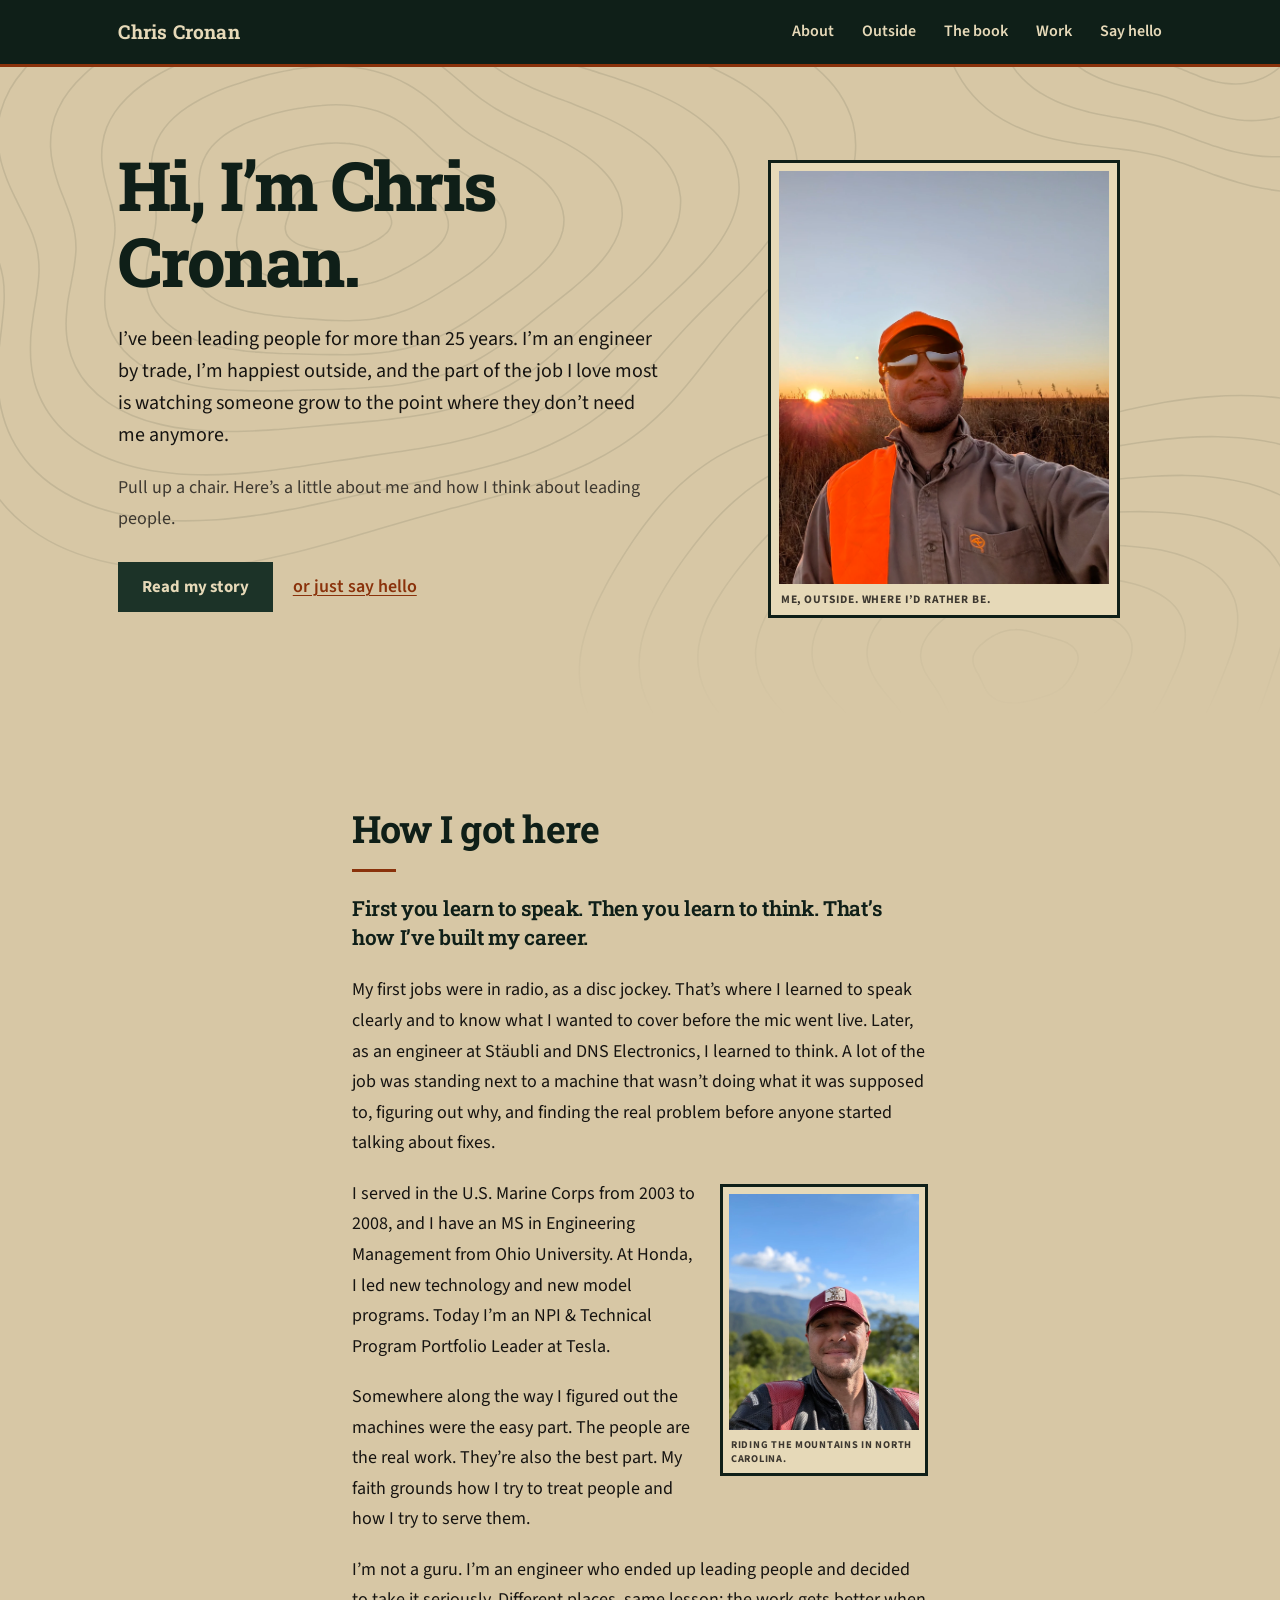
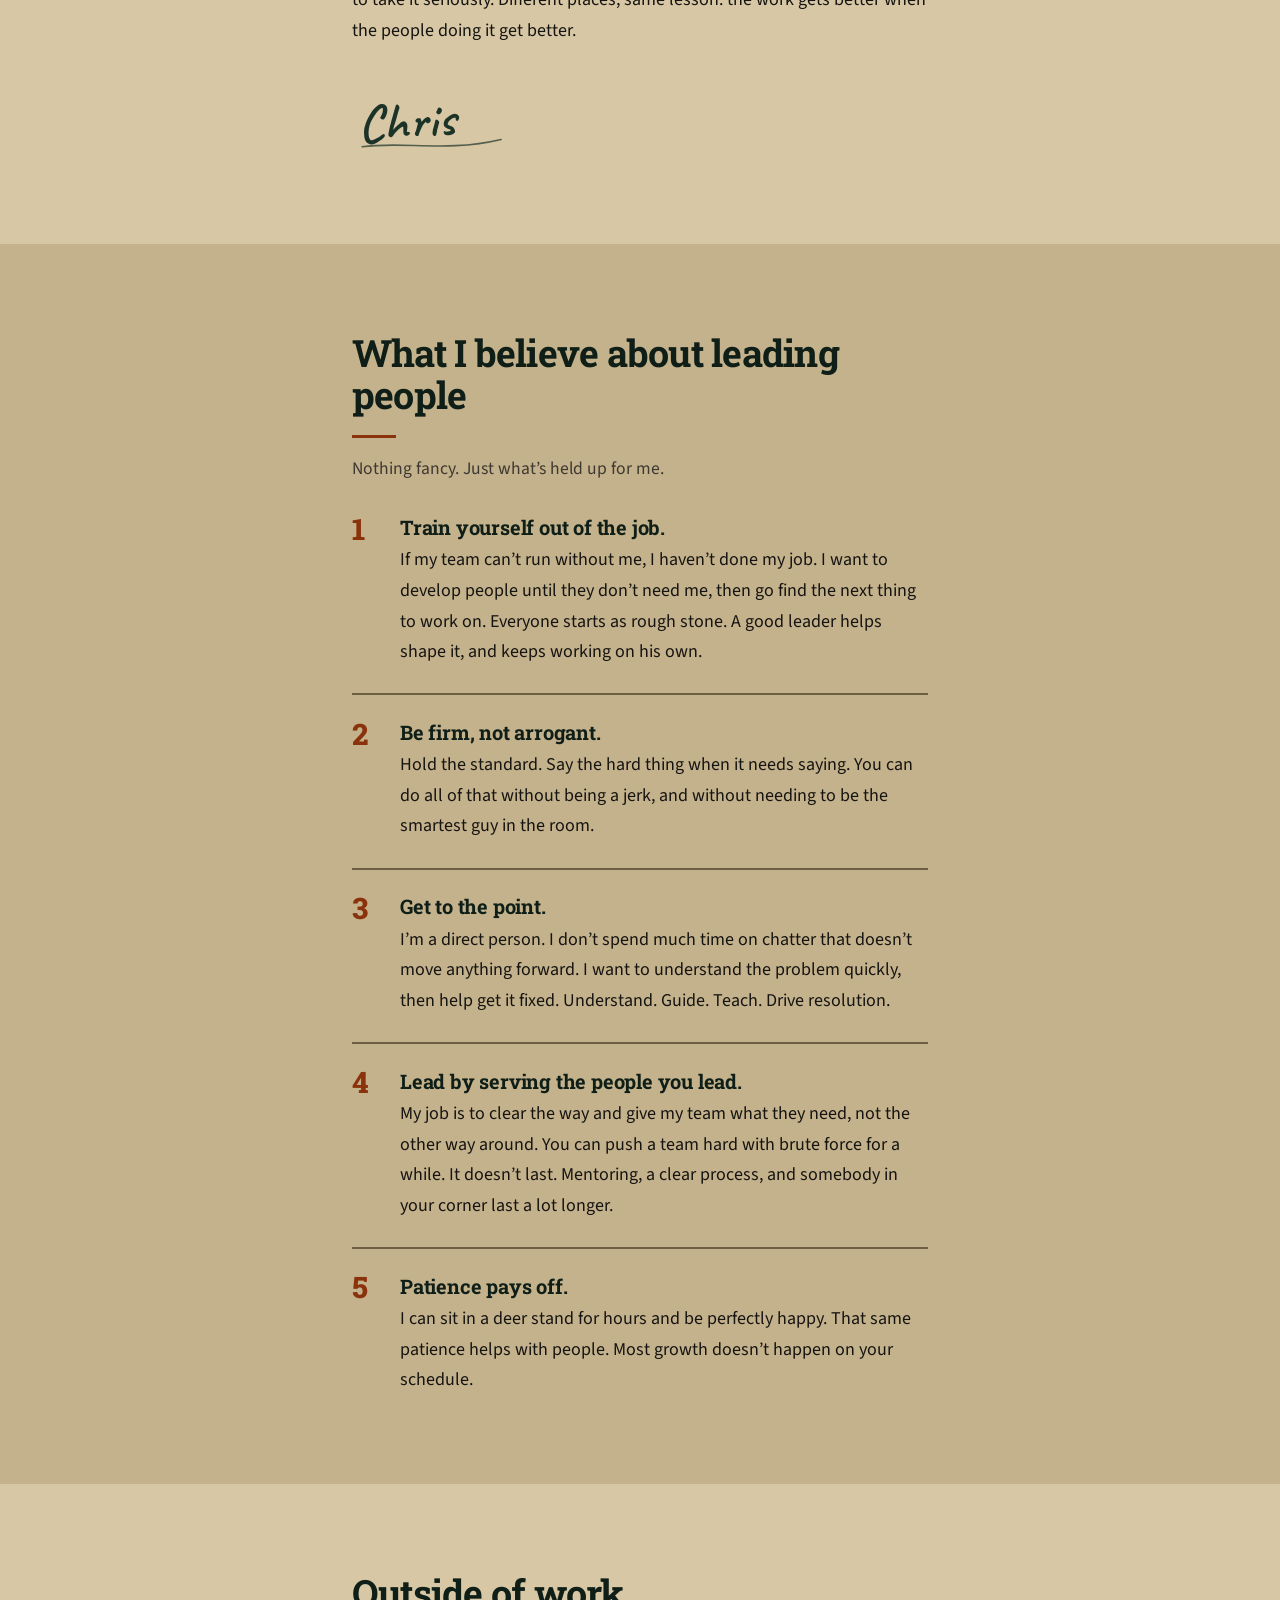
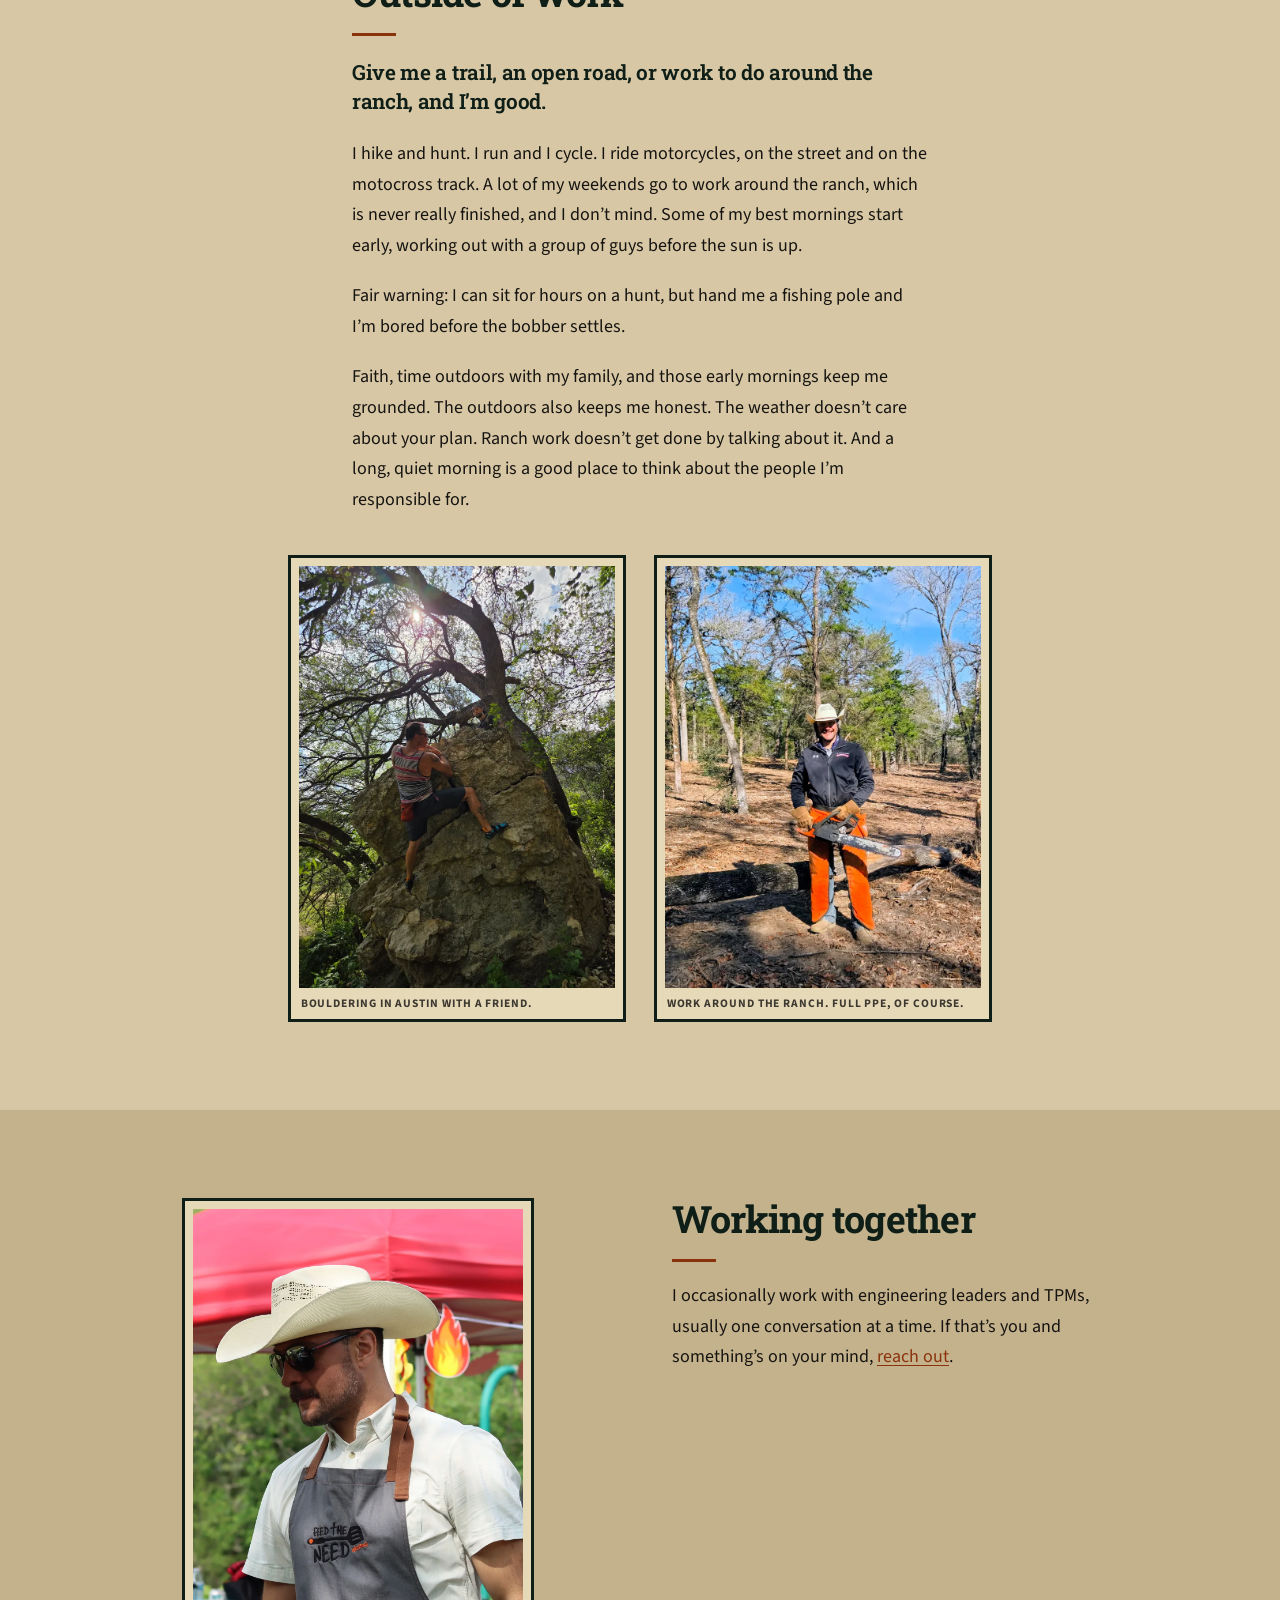
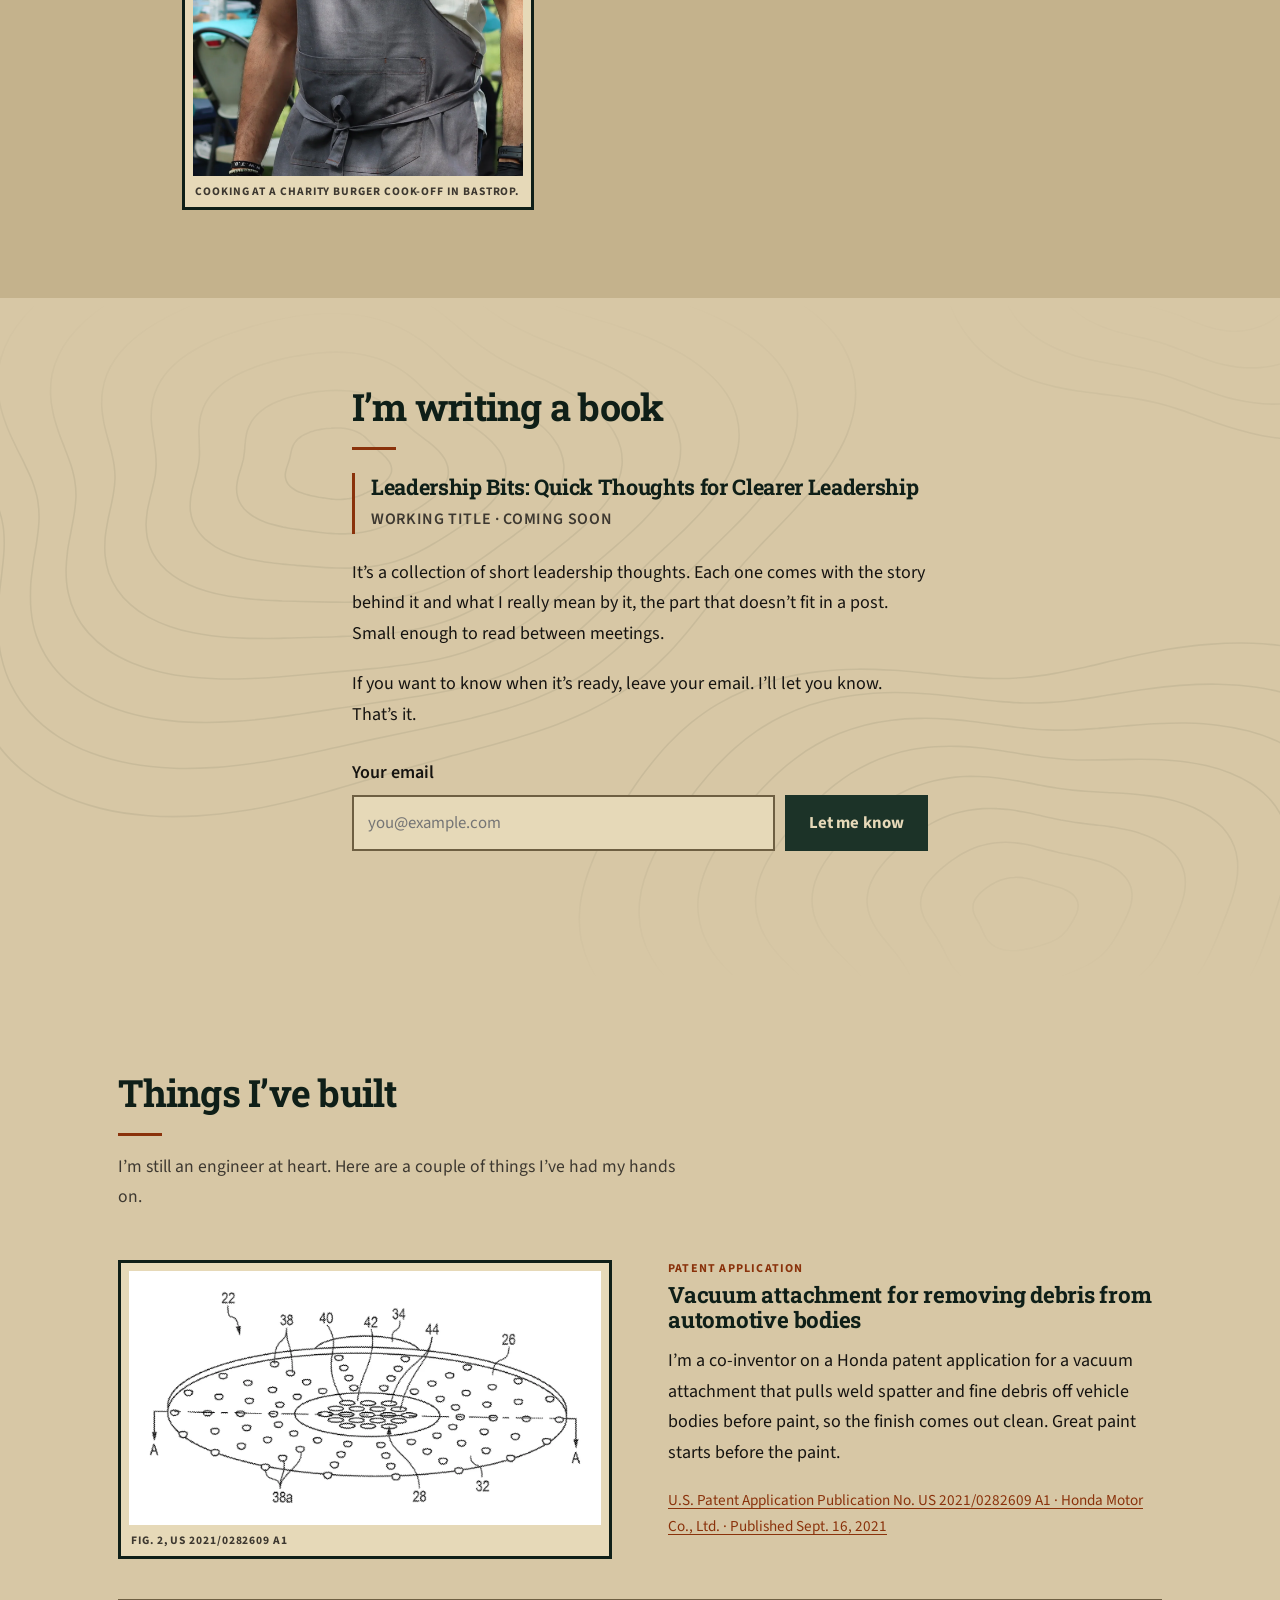
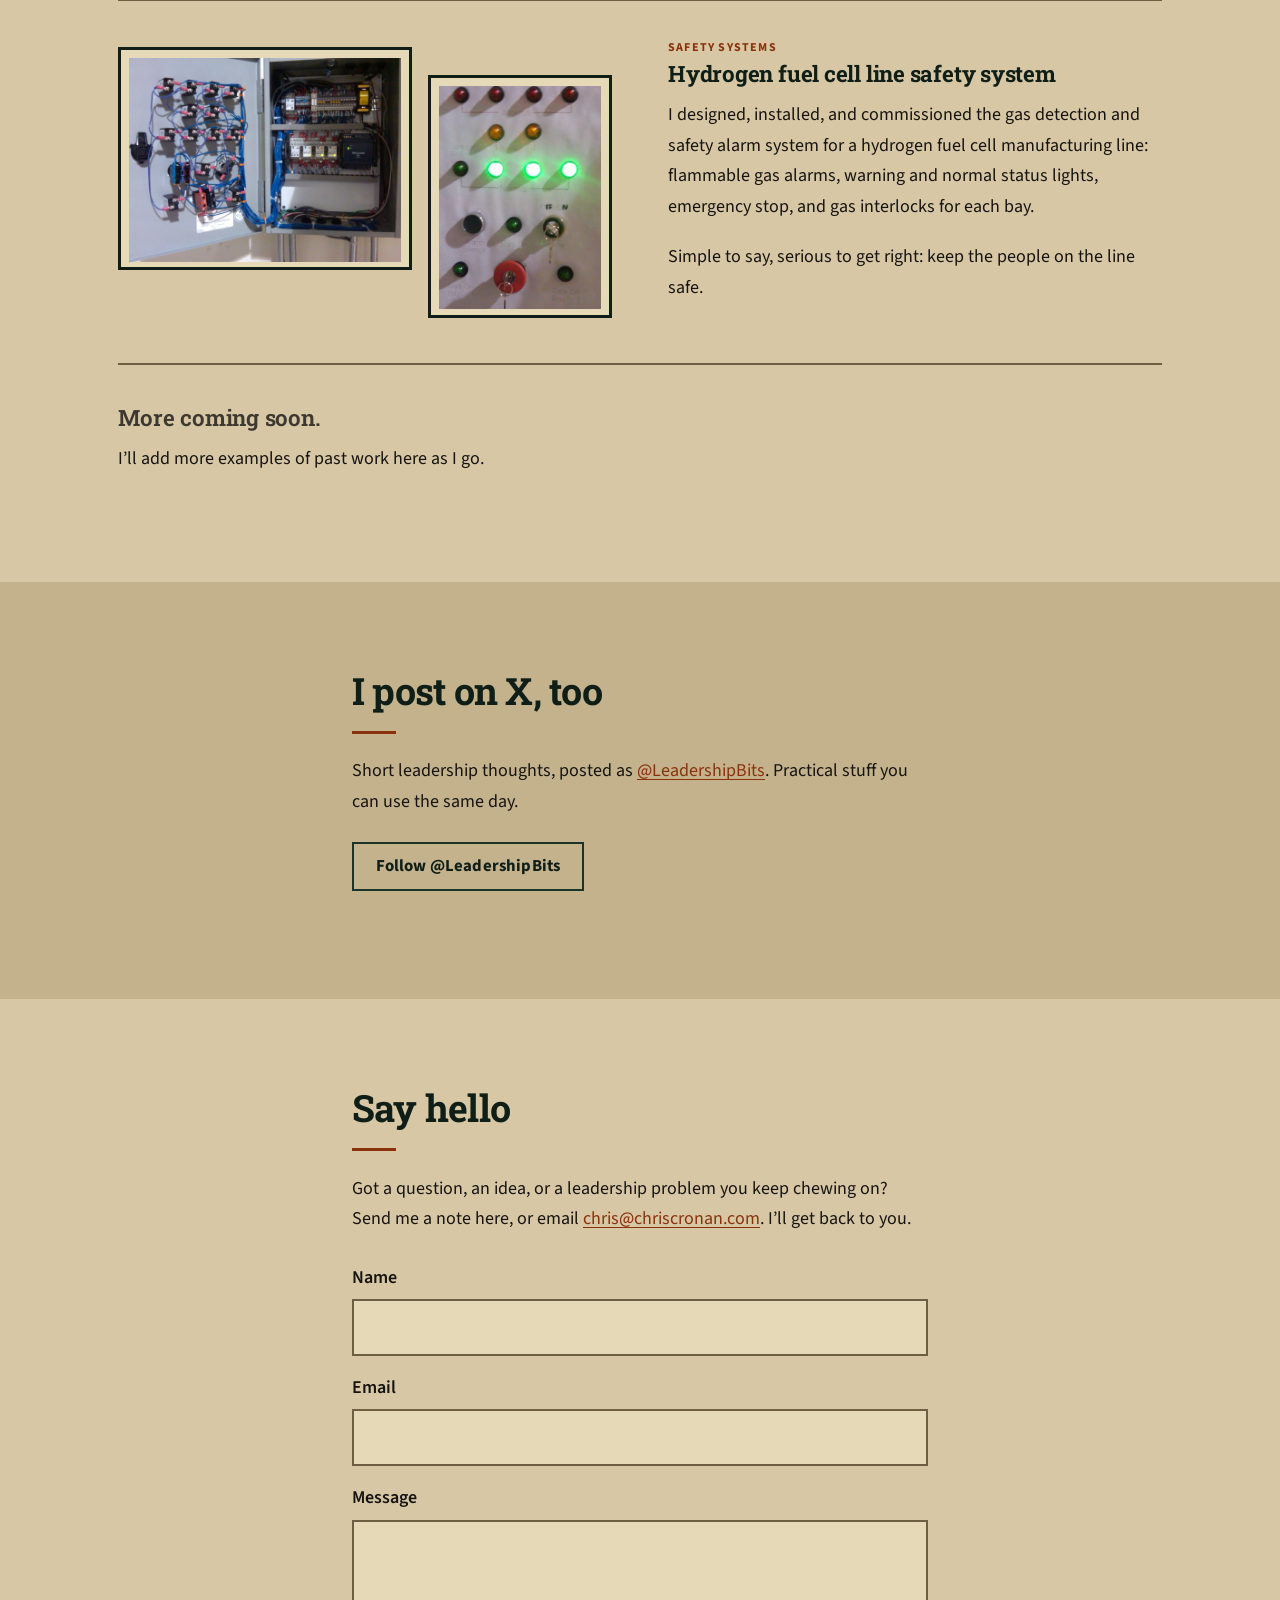
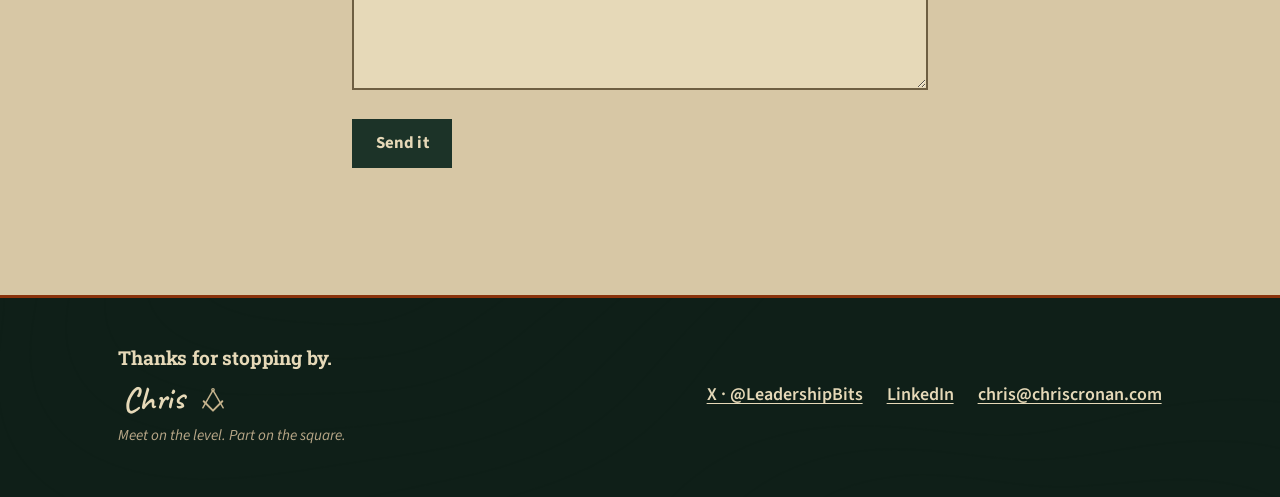
<file: index.html>
<!DOCTYPE html>
<html lang="en">
<head>
  <meta charset="utf-8">
  <meta name="viewport" content="width=device-width, initial-scale=1">
  <title>Chris Cronan · Engineering Leadership &amp; Mentoring | Leadership Bits</title>
  <meta name="description" content="Hi, I’m Chris. I’ve led people for more than 25 years. I’m an engineer by trade, happiest outdoors, and I care a lot about helping people grow.">
  <link rel="canonical" href="https://chriscronan.com/">
  <meta name="theme-color" content="#0f1f18">
  <meta name="color-scheme" content="light">
  <meta name="author" content="Chris Cronan">
  <meta property="og:type" content="website">
  <meta property="og:locale" content="en_US">
  <meta property="og:site_name" content="Chris Cronan">
  <meta property="og:title" content="Chris Cronan">
  <meta property="og:description" content="Engineer, leader, and mentor. Happiest outdoors. A book on the way: Leadership Bits, a collection of short leadership thoughts.">
  <meta property="og:url" content="https://chriscronan.com/">
  <meta property="og:image" content="https://chriscronan.com/img/og-image.png">
  <meta property="og:image:alt" content="Chris Cronan: engineer, leader, and mentor.">
  <meta property="og:image:width" content="1200">
  <meta property="og:image:height" content="630">
  <meta name="twitter:card" content="summary_large_image">
  <meta name="twitter:site" content="@LeadershipBits">
  <meta name="twitter:creator" content="@LeadershipBits">
  <meta name="twitter:title" content="Chris Cronan">
  <meta name="twitter:description" content="Engineer, leader, and mentor. Happiest outdoors. A book on the way: Leadership Bits, a collection of short leadership thoughts.">
  <meta name="twitter:image" content="https://chriscronan.com/img/og-image.png">
  <link rel="icon" href="/img/favicon.svg" type="image/svg+xml">
  <link rel="apple-touch-icon" href="/img/apple-touch-icon.png">
  <link rel="preload" href="/fonts/roboto-slab.woff2" as="font" type="font/woff2" crossorigin>
  <link rel="preload" href="/fonts/source-sans-3.woff2" as="font" type="font/woff2" crossorigin>
  <link rel="stylesheet" href="/css/styles.css">
  <script type="application/ld+json">
{
  "@context": "https://schema.org",
  "@graph": [
    {
      "@type": "WebSite",
      "@id": "https://chriscronan.com/#website",
      "url": "https://chriscronan.com/",
      "name": "Chris Cronan",
      "publisher": {
        "@id": "https://chriscronan.com/#chris"
      }
    },
    {
      "@type": "Person",
      "@id": "https://chriscronan.com/#chris",
      "name": "Chris Cronan",
      "givenName": "Christopher",
      "familyName": "Cronan",
      "url": "https://chriscronan.com/",
      "image": "https://chriscronan.com/img/og-image.png",
      "jobTitle": "Engineer, leader, and mentor",
      "description": "Engineer and technical portfolio leader with 25+ years leading people. U.S. Marine Corps veteran. Writes about leadership and mentoring as @LeadershipBits.",
      "knowsAbout": [
        "Engineering leadership",
        "Technical program management",
        "Mentoring",
        "New product introduction"
      ],
      "alumniOf": {
        "@type": "CollegeOrUniversity",
        "name": "Ohio University"
      },
      "hasCredential": {
        "@type": "EducationalOccupationalCredential",
        "credentialCategory": "degree",
        "name": "MS, Engineering Management"
      },
      "sameAs": [
        "https://x.com/LeadershipBits",
        "https://www.linkedin.com/in/chriscronan"
      ]
    },
    {
      "@type": "Book",
      "@id": "https://chriscronan.com/#book",
      "name": "Leadership Bits: Quick Thoughts for Clearer Leadership",
      "author": {
        "@id": "https://chriscronan.com/#chris"
      },
      "description": "A collection of short leadership thoughts, each with the story behind it and what it really means.",
      "url": "https://chriscronan.com/#book"
    }
  ]
}
  </script>
</head>
<body>
  <a class="skip-link" href="#main">Skip to content</a>

  <header class="site-header">
    <div class="header-inner">
      <a class="wordmark" href="#home">Chris Cronan</a>
      <button class="nav-toggle" type="button" aria-expanded="false" aria-controls="site-nav" aria-label="Open menu">
        <span class="nav-toggle-bars" aria-hidden="true"></span>
      </button>
      <nav id="site-nav" class="site-nav" aria-label="Primary">
        <ul>
          <li><a href="#about">About</a></li>
          <li><a href="#outside">Outside</a></li>
          <li><a href="#book">The book</a></li>
          <li><a href="#portfolio">Work</a></li>
          <li><a href="#contact">Say hello</a></li>
        </ul>
      </nav>
    </div>
  </header>

  <main id="main">
    <!-- HERO -->
    <section id="home" class="hero topo" aria-labelledby="hero-title">
      <div class="container hero-inner">
        <div class="hero-text">
          <h1 id="hero-title">Hi, I’m Chris Cronan.</h1>
          <p class="hero-lede">I’ve been leading people for more than 25 years. I’m an engineer by trade, I’m happiest outside, and the part of the job I love most is watching someone grow to the point where they don’t need me anymore.</p>
          <p>Pull up a chair. Here’s a little about me and how I think about leading people.</p>
          <p class="hero-links"><a class="btn" href="#about">Read my story</a> <a class="text-link" href="#contact">or just say hello</a></p>
        </div>

        <!-- PHOTO SLOT: hero portrait of Chris outdoors (4:5). Hunting sunrise, used here so the top of the page isn't an empty frame. -->
        <figure class="photo photo-hero" data-photo-slot="hero">
          <picture>
            <source srcset="/img/photos/hero-sunrise.webp" type="image/webp">
            <img src="/img/photos/hero-sunrise.jpg" width="1400" height="1750" decoding="async" alt="Chris in a cap and sunglasses at sunrise in an open field.">
          </picture>
          <figcaption>Me, outside. Where I’d rather be.</figcaption>
        </figure>
      </div>
    </section>

    <!-- HOW I GOT HERE -->
    <section id="about" class="section" aria-labelledby="about-title">
      <div class="container narrow">
        <h2 id="about-title">How I got here</h2>
        <div class="prose">
          <p class="lead">First you learn to speak. Then you learn to think. That’s how I’ve built my career.</p>
          <p>My first jobs were in radio, as a disc jockey. That’s where I learned to speak clearly and to know what I wanted to cover before the mic went live. Later, as an engineer at Stäubli and DNS Electronics, I learned to think. A lot of the job was standing next to a machine that wasn’t doing what it was supposed to, figuring out why, and finding the real problem before anyone started talking about fixes.</p>
          <!-- PHOTO SLOT: story print (B, motorcycle), floated beside this paragraph. -->
          <figure class="photo photo-story" data-photo-slot="story">
            <picture>
              <source srcset="/img/photos/story-ride-nc.webp" type="image/webp">
              <img src="/img/photos/story-ride-nc.jpg" width="1000" height="1250" loading="lazy" decoding="async" alt="Chris in a riding jacket with the mountains behind him.">
            </picture>
            <figcaption>Riding the mountains in North Carolina.</figcaption>
          </figure>
          <p>I served in the U.S. Marine Corps from 2003 to 2008, and I have an MS in Engineering Management from Ohio University. At Honda, I led new technology and new model programs. Today I’m an NPI &amp; Technical Program Portfolio Leader at Tesla.</p>
          <p>Somewhere along the way I figured out the machines were the easy part. The people are the real work. They’re also the best part. My faith grounds how I try to treat people and how I try to serve them.</p>
          <p>I’m not a guru. I’m an engineer who ended up leading people and decided to take it seriously. Different places, same lesson: the work gets better when the people doing it get better.</p>
        </div>
        <p class="signoff">
          <svg class="signature" viewBox="0 0 220 90" role="img" aria-label="Signed, Chris" focusable="false">
            <text x="8" y="64" font-family="Caveat, 'Segoe Script', cursive" font-size="72" font-weight="600" fill="currentColor" transform="rotate(-4 110 45)">Chris</text>
            <path d="M14 78 C 70 70, 130 86, 205 68" fill="none" stroke="currentColor" stroke-width="2.2" stroke-linecap="round" opacity="0.7"/>
          </svg>
        </p>
      </div>
    </section>

    <!-- BELIEFS -->
    <section id="beliefs" class="section section-stone" aria-labelledby="beliefs-title">
      <div class="container narrow">
        <h2 id="beliefs-title">What I believe about leading people</h2>
        <p class="section-note">Nothing fancy. Just what’s held up for me.</p>
        <ol class="beliefs">
          <li>
            <h3>Train yourself out of the job.</h3>
            <p>If my team can’t run without me, I haven’t done my job. I want to develop people until they don’t need me, then go find the next thing to work on. Everyone starts as rough stone. A good leader helps shape it, and keeps working on his own.</p>
          </li>
          <li>
            <h3>Be firm, not arrogant.</h3>
            <p>Hold the standard. Say the hard thing when it needs saying. You can do all of that without being a jerk, and without needing to be the smartest guy in the room.</p>
          </li>
          <li>
            <h3>Get to the point.</h3>
            <p>I’m a direct person. I don’t spend much time on chatter that doesn’t move anything forward. I want to understand the problem quickly, then help get it fixed. Understand. Guide. Teach. Drive resolution.</p>
          </li>
          <li>
            <h3>Lead by serving the people you lead.</h3>
            <p>My job is to clear the way and give my team what they need, not the other way around. You can push a team hard with brute force for a while. It doesn’t last. Mentoring, a clear process, and somebody in your corner last a lot longer.</p>
          </li>
          <li>
            <h3>Patience pays off.</h3>
            <p>I can sit in a deer stand for hours and be perfectly happy. That same patience helps with people. Most growth doesn’t happen on your schedule.</p>
          </li>
        </ol>
      </div>
    </section>

    <!-- OUTSIDE OF WORK -->
    <section id="outside" class="section" aria-labelledby="outside-title">
      <div class="container narrow">
        <h2 id="outside-title">Outside of work</h2>
        <div class="prose">
          <p class="lead">Give me a trail, an open road, or work to do around the ranch, and I’m good.</p>
          <p>I hike and hunt. I run and I cycle. I ride motorcycles, on the street and on the motocross track. A lot of my weekends go to work around the ranch, which is never really finished, and I don’t mind. Some of my best mornings start early, working out with a group of guys before the sun is up.</p>
          <p>Fair warning: I can sit for hours on a hunt, but hand me a fishing pole and I’m bored before the bobber settles.</p>
          <p>Faith, time outdoors with my family, and those early mornings keep me grounded. The outdoors also keeps me honest. The weather doesn’t care about your plan. Ranch work doesn’t get done by talking about it. And a long, quiet morning is a good place to think about the people I’m responsible for.</p>
        </div>
      </div>

      <!-- PHOTO SLOTS: outside strip. Sunrise slot (F) removed so the grid isn't an empty frame. -->
      <div class="container photo-strip" role="list" aria-label="Photos from outside">
        <figure class="photo" role="listitem" data-photo-slot="outside-1">
          <picture>
            <source srcset="/img/photos/outside-bouldering.webp" type="image/webp">
            <img src="/img/photos/outside-bouldering.jpg" width="800" height="1067" loading="lazy" decoding="async" alt="Chris bouldering on a big rock under oak trees.">
          </picture>
          <figcaption>Bouldering in Austin with a friend.</figcaption>
        </figure>
        <figure class="photo" role="listitem" data-photo-slot="outside-3">
          <picture>
            <source srcset="/img/photos/outside-ranch.webp" type="image/webp">
            <img src="/img/photos/outside-ranch.jpg" width="800" height="1067" loading="lazy" decoding="async" alt="Chris in a cowboy hat and safety gear with a chainsaw, standing among trees.">
          </picture>
          <figcaption>Work around the ranch. Full PPE, of course.</figcaption>
        </figure>
      </div>
    </section>

    <!-- WITH PEOPLE + WORKING TOGETHER -->
    <section id="together" class="section section-stone" aria-labelledby="together-title">
      <div class="container together-inner">
        <!-- PHOTO SLOT 5 of 5: "with people" (teaching, mentoring, a team). Nothing from inside a workplace. -->
        <figure class="photo photo-people" data-photo-slot="people">
          <picture>
            <source srcset="/img/photos/people-cookoff.webp" type="image/webp">
            <img src="/img/photos/people-cookoff.jpg" width="1200" height="2060" loading="lazy" decoding="async" alt="Chris in a cowboy hat and apron cooking at a charity cook-off.">
          </picture>
          <figcaption>Cooking at a charity burger cook-off in Bastrop.</figcaption>
        </figure>
        <div class="together-text">
          <h2 id="together-title">Working together</h2>
          <div class="prose">
            <p>I occasionally work with engineering leaders and TPMs, usually one conversation at a time. If that’s you and something’s on your mind, <a href="#contact">reach out</a>.</p>
          </div>
        </div>
      </div>
    </section>

    <!-- BOOK -->
    <section id="book" class="section topo topo-soft" aria-labelledby="book-title">
      <div class="container narrow">
        <h2 id="book-title">I’m writing a book</h2>
        <p class="book-title">
          <cite>Leadership Bits: Quick Thoughts for Clearer Leadership</cite>
          <span class="book-meta">Working title · coming soon</span>
        </p>
        <div class="prose">
          <p>It’s a collection of short leadership thoughts. Each one comes with the story behind it and what I really mean by it, the part that doesn’t fit in a post. Small enough to read between meetings.</p>
          <p>If you want to know when it’s ready, leave your email. I’ll let you know. That’s it.</p>
        </div>

        <form id="book-form" class="form form-inline" method="post" action="https://buttondown.com/api/emails/embed-subscribe/chriscronan" target="_blank" rel="noopener noreferrer">
          <div class="form-row">
            <label for="book-email">Your email</label>
            <div class="inline-field">
              <input id="book-email" name="email" type="email" autocomplete="email" required placeholder="you@example.com">
              <button class="btn" type="submit">Let me know</button>
            </div>
          </div>
          <input type="hidden" name="embed" value="1">
          <p class="form-status" role="status" aria-live="polite"></p>
        </form>
      </div>
    </section>

    <!-- PORTFOLIO -->
    <section id="portfolio" class="section" aria-labelledby="portfolio-title">
      <div class="container">
        <div class="narrow-left">
          <h2 id="portfolio-title">Things I’ve built</h2>
          <p class="section-note">I’m still an engineer at heart. Here are a couple of things I’ve had my hands on.</p>
        </div>

        <ul class="work-list">
          <li class="work-item">
            <figure class="work-figure photo">
              <picture>
                <source srcset="/img/portfolio/honda-vacuum-attachment-fig2.webp" type="image/webp">
                <img src="/img/portfolio/honda-vacuum-attachment-fig2.png" width="1200" height="647" loading="lazy" decoding="async" alt="Patent drawing (FIG. 2) of the vacuum attachment">
              </picture>
              <figcaption>FIG. 2, US 2021/0282609 A1</figcaption>
            </figure>
            <div class="work-text">
              <p class="work-kind">Patent application</p>
              <h3>Vacuum attachment for removing debris from automotive bodies</h3>
              <p>I’m a co-inventor on a Honda patent application for a vacuum attachment that pulls weld spatter and fine debris off vehicle bodies before paint, so the finish comes out clean. Great paint starts before the paint.</p>
              <p class="work-cite"><a href="https://patents.google.com/patent/US20210282609A1/en" target="_blank" rel="noopener noreferrer">U.S. Patent Application Publication No. US&nbsp;2021/0282609&nbsp;A1 · Honda Motor Co., Ltd. · Published Sept.&nbsp;16, 2021</a></p>
            </div>
          </li>

          <li class="work-item">
            <div class="work-figure work-figure-pair">
              <figure class="photo">
                <picture>
                  <source srcset="/img/portfolio/h2-safety-panel-wiring.webp" type="image/webp">
                  <img src="/img/portfolio/h2-safety-panel-wiring.jpg" width="1200" height="900" loading="lazy" decoding="async" alt="Inside the opened safety control panel: relays, terminal blocks, and a power supply, with neatly routed blue wiring running to the alarm lamps and switches on the door.">
                </picture>
              </figure>
              <figure class="photo photo-small">
                <picture>
                  <source srcset="/img/portfolio/h2-safety-panel-front.webp" type="image/webp">
                  <img src="/img/portfolio/h2-safety-panel-front.jpg" width="740" height="1021" loading="lazy" decoding="async" alt="Front of the gas safety panel: red flammable gas alarm lamps, amber warning lamps, green normal lamps, an alarm silence button, gas-on indicators for each bay, and a keyed emergency stop.">
                </picture>
              </figure>
            </div>
            <div class="work-text">
              <p class="work-kind">Safety systems</p>
              <h3>Hydrogen fuel cell line safety system</h3>
              <p>I designed, installed, and commissioned the gas detection and safety alarm system for a hydrogen fuel cell manufacturing line: flammable gas alarms, warning and normal status lights, emergency stop, and gas interlocks for each bay.</p>
              <p>Simple to say, serious to get right: keep the people on the line safe.</p>
            </div>
          </li>

          <li class="work-item work-soon">
            <div class="work-text">
              <h3>More coming soon.</h3>
              <p>I’ll add more examples of past work here as I go.</p>
            </div>
          </li>
        </ul>
      </div>
    </section>

    <!-- X -->
    <section id="follow" class="section section-stone" aria-labelledby="follow-title">
      <div class="container narrow">
        <h2 id="follow-title">I post on X, too</h2>
        <div class="prose">
          <p>Short leadership thoughts, posted as <a href="https://x.com/LeadershipBits" rel="me noopener noreferrer" target="_blank">@LeadershipBits</a>. Practical stuff you can use the same day.</p>
        </div>
        <p class="section-cta"><a class="btn btn-outline" href="https://x.com/LeadershipBits" rel="me noopener noreferrer" target="_blank">Follow @LeadershipBits</a></p>
      </div>
    </section>

    <!-- CONTACT -->
    <section id="contact" class="section" aria-labelledby="contact-title">
      <div class="container narrow">
        <h2 id="contact-title">Say hello</h2>
        <div class="prose">
          <p>Got a question, an idea, or a leadership problem you keep chewing on? Send me a note here, or email <a href="mailto:chris@chriscronan.com">chris@chriscronan.com</a>. I’ll get back to you.</p>
        </div>
        <form id="contact-form" class="form" method="post" action="https://formspree.io/f/xwloevng">
          <input type="hidden" name="_subject" value="New message from ChrisCronan.com">
          <div class="hp-field" aria-hidden="true">
            <label for="contact-gotcha">Leave this field empty</label>
            <input id="contact-gotcha" type="text" name="_gotcha" tabindex="-1" autocomplete="off">
          </div>
          <div class="form-row">
            <label for="contact-name">Name</label>
            <input id="contact-name" name="name" type="text" autocomplete="name" required>
          </div>
          <div class="form-row">
            <label for="contact-email">Email</label>
            <input id="contact-email" name="email" type="email" autocomplete="email" required>
          </div>
          <div class="form-row">
            <label for="contact-message">Message</label>
            <textarea id="contact-message" name="message" rows="5" required></textarea>
          </div>
          <button class="btn" type="submit">Send it</button>
          <p class="form-status" role="status" aria-live="polite"></p>
        </form>
      </div>
    </section>
  </main>

  <footer class="site-footer topo">
    <div class="container footer-inner">
      <div class="footer-sign">
        <p class="footer-mark">Thanks for stopping by.</p>
        <p class="footer-sig-row">
          <svg class="signature signature-small" viewBox="0 0 150 90" role="img" aria-label="Chris" focusable="false">
            <text x="8" y="64" font-family="Caveat, 'Segoe Script', cursive" font-size="72" font-weight="600" fill="currentColor" transform="rotate(-4 110 45)">Chris</text>
          </svg>
          <svg class="sq-compass" viewBox="0 0 24 24" width="26" height="26" role="img" aria-label="Square and compasses" focusable="false">
            <title>Square and compasses</title>
            <g fill="none" stroke="currentColor" stroke-linecap="round" stroke-linejoin="round">
              <path d="M11.8 3.4 L2.6 19.2 M12.2 3.4 L21.4 19.2" stroke-width="1.4"/>
              <circle cx="12" cy="2.6" r="1.1" stroke-width="1.2"/>
              <path d="M3.4 13.2 L12 21.8 L20.6 13.2" stroke-width="1.8"/>
            </g>
          </svg>
        </p>
        <p class="footer-motto"><em>Meet on the level. Part on the square.</em></p>
      </div>
      <ul class="footer-links">
        <li><a href="https://x.com/LeadershipBits" rel="me noopener noreferrer" target="_blank">X · @LeadershipBits</a></li>
        <li><a href="https://www.linkedin.com/in/chriscronan" rel="me noopener noreferrer" target="_blank">LinkedIn</a></li>
        <li><a href="mailto:chris@chriscronan.com">chris@chriscronan.com</a></li>
      </ul>
    </div>
  </footer>

  <script src="/js/site.js" defer></script>
</body>
</html>
</file>
<file: css/styles.css>
/* Chris Cronan — personal site, v2 ("field notes")
   Khaki paper #d7c7a5, stone #c4b28c, deep pine #0f1f18 / #1c3328,
   rust #8a320b (accent, sparingly), ink #161411.
   Type: Roboto Slab (headings), Source Sans 3 (body), Caveat (signature only). All self-hosted.
*/

@font-face { font-family: "Roboto Slab"; src: url("/fonts/roboto-slab.woff2") format("woff2"); font-weight: 100 900; font-style: normal; font-display: swap; }
@font-face { font-family: "Source Sans 3"; src: url("/fonts/source-sans-3.woff2") format("woff2"); font-weight: 400 700; font-style: normal; font-display: swap; }
@font-face { font-family: "Source Sans 3"; src: url("/fonts/source-sans-3-italic.woff2") format("woff2"); font-weight: 400; font-style: italic; font-display: swap; }
@font-face { font-family: "Caveat"; src: url("/fonts/caveat.woff2") format("woff2"); font-weight: 500 700; font-style: normal; font-display: swap; }

:root {
  --paper: #d7c7a5;
  --paper-bright: #e6d9b8;
  --stone: #c4b28c;
  --stone-line: #6e5f42;
  --ink: #161411;
  --muted: #3d3830;
  --pine: #1c3328;
  --pine-dark: #0f1f18;
  --pine-mid: #243f33;
  --rust: #8a320b;
  --danger: #8a2420;
  --header-fg: #e6d9b8;
  --header-h: 4rem;
  --max: 68rem;
  --measure: 36rem;
  --font-slab: "Roboto Slab", "Rockwell", Georgia, "Times New Roman", serif;
  --font-sans: "Source Sans 3", "Segoe UI", system-ui, -apple-system, Roboto, Arial, sans-serif;
  --font-hand: "Caveat", "Segoe Print", "Bradley Hand", cursive;
  --radius: 0;
}

*, *::before, *::after { box-sizing: border-box; }

html {
  scroll-behavior: smooth;
  scroll-padding-top: calc(var(--header-h) + 0.75rem);
  -webkit-text-size-adjust: 100%;
}

@media (prefers-reduced-motion: reduce) {
  html { scroll-behavior: auto; }
  *, *::before, *::after {
    animation-duration: 0.01ms !important;
    animation-iteration-count: 1 !important;
    transition-duration: 0.01ms !important;
    scroll-behavior: auto !important;
  }
}

body {
  margin: 0;
  font-family: var(--font-sans);
  font-size: 1.125rem;
  line-height: 1.7;
  color: var(--ink);
  background: var(--paper);
  text-rendering: optimizeLegibility;
}

img, svg { max-width: 100%; height: auto; display: block; }

a { color: var(--rust); text-decoration-thickness: 1px; text-underline-offset: 0.18em; }
a:hover { color: var(--pine-dark); text-decoration-thickness: 2px; }

:focus-visible {
  outline: 3px solid var(--rust);
  outline-offset: 3px;
  border-radius: 0;
}

.skip-link {
  position: absolute;
  left: 1rem;
  top: -4rem;
  z-index: 100;
  padding: 0.6rem 1rem;
  background: var(--pine-dark);
  color: var(--header-fg);
  border-radius: 0;
}
.skip-link:focus { top: 1rem; }

h1, h2, h3 {
  font-family: var(--font-slab);
  font-weight: 700;
  line-height: 1.12;
  color: var(--pine-dark);
  letter-spacing: -0.02em;
  margin: 0 0 0.6em;
}
h1 { font-size: clamp(2.5rem, 10vw, 4.25rem); letter-spacing: -0.03em; font-weight: 800; }
h2 { font-size: clamp(1.75rem, 5.5vw, 2.35rem); }
h2::after {
  content: "";
  display: block;
  width: 2.75rem;
  height: 3px;
  background: var(--rust);
  margin-top: 0.5em;
}
h3 { font-size: 1.25rem; letter-spacing: -0.01em; }

p { margin: 0 0 1.1em; }

.container { width: 100%; max-width: var(--max); margin: 0 auto; padding: 0 1.4rem; }
.narrow { max-width: calc(var(--measure) + 2.8rem); }
.narrow-left { max-width: var(--measure); }

/* ---------- Header ---------- */
.site-header {
  position: sticky;
  top: 0;
  z-index: 50;
  background: var(--pine-dark);
  border-bottom: 3px solid var(--rust);
}
.header-inner {
  max-width: var(--max);
  margin: 0 auto;
  padding: 0 1.4rem;
  height: var(--header-h);
  display: flex;
  align-items: center;
  justify-content: space-between;
}
.wordmark {
  font-family: var(--font-slab);
  font-size: 1.2rem;
  font-weight: 700;
  letter-spacing: 0.01em;
  color: var(--header-fg);
  text-decoration: none;
}
.wordmark:hover { color: #fff8e8; }

.nav-toggle {
  display: inline-flex;
  align-items: center;
  justify-content: center;
  width: 2.75rem;
  height: 2.75rem;
  border: 2px solid var(--header-fg);
  border-radius: 0;
  background: transparent;
  cursor: pointer;
}
.nav-toggle-bars, .nav-toggle-bars::before, .nav-toggle-bars::after {
  display: block;
  width: 1.2rem;
  height: 2px;
  background: var(--header-fg);
  border-radius: 0;
  position: relative;
  transition: transform 0.2s ease;
}
.nav-toggle-bars::before, .nav-toggle-bars::after { content: ""; position: absolute; left: 0; }
.nav-toggle-bars::before { top: -6px; }
.nav-toggle-bars::after { top: 6px; }
.nav-toggle[aria-expanded="true"] .nav-toggle-bars { background: transparent; }
.nav-toggle[aria-expanded="true"] .nav-toggle-bars::before { transform: translateY(6px) rotate(45deg); }
.nav-toggle[aria-expanded="true"] .nav-toggle-bars::after { transform: translateY(-6px) rotate(-45deg); }

.site-nav {
  display: none;
  position: absolute;
  top: var(--header-h);
  left: 0;
  right: 0;
  background: var(--pine-dark);
  border-bottom: 3px solid var(--rust);
}
.site-nav.is-open { display: block; }
.site-nav ul { list-style: none; margin: 0; padding: 0.5rem 1.4rem 1rem; }
.site-nav a {
  display: block;
  padding: 0.65rem 0;
  color: var(--header-fg);
  text-decoration: none;
  font-weight: 600;
}
.site-nav a:hover { color: #fff8e8; }

@media (min-width: 52rem) {
  .nav-toggle { display: none; }
  .site-nav { display: block; position: static; border: 0; background: transparent; }
  .site-nav ul { display: flex; gap: 1.75rem; padding: 0; }
  .site-nav a { padding: 0.4rem 0; font-weight: 600; font-size: 1rem; }
}

/* ---------- Topo texture ---------- */
.topo { position: relative; isolation: isolate; }
.topo::before {
  content: "";
  position: absolute;
  inset: 0;
  z-index: -1;
  background: url("/img/topo.svg") center / cover no-repeat;
  opacity: 0.35;
  -webkit-mask-image: linear-gradient(to bottom, #000 70%, transparent);
  mask-image: linear-gradient(to bottom, #000 70%, transparent);
  pointer-events: none;
}
.topo-soft::before { opacity: 0.25; -webkit-mask-image: linear-gradient(to bottom, transparent, #000 25%, #000 75%, transparent); mask-image: linear-gradient(to bottom, transparent, #000 25%, #000 75%, transparent); }
.site-footer.topo::before { opacity: 0.2; -webkit-mask-image: none; mask-image: none; }

/* ---------- Hero ---------- */
.hero { padding: 3rem 0 3.5rem; }
.hero-inner { display: grid; gap: 2.5rem; align-items: center; }
.hero h1 { margin-bottom: 0.35em; }
.hero-lede {
  font-size: 1.25rem;
  line-height: 1.6;
  max-width: 34rem;
}
.hero-text > p:not(.hero-lede) { color: var(--muted); max-width: 34rem; }
.hero-links { display: flex; flex-wrap: wrap; align-items: center; gap: 0.75rem 1.25rem; margin-top: 1.75rem; }
.text-link { font-weight: 600; }

@media (min-width: 52rem) {
  .hero { padding: 5rem 0 5.5rem; }
  .hero-inner { grid-template-columns: 1.25fr 1fr; gap: 4rem; }
}

/* ---------- Buttons ---------- */
.btn {
  display: inline-block;
  font: inherit;
  font-weight: 700;
  font-size: 1.05rem;
  line-height: 1.2;
  letter-spacing: 0.01em;
  padding: 0.8rem 1.35rem;
  border-radius: 0;
  border: 2px solid var(--pine);
  background: var(--pine);
  color: var(--paper-bright);
  text-decoration: none;
  cursor: pointer;
  transition: background-color 0.15s ease, border-color 0.15s ease, color 0.15s ease;
}
.btn:hover { background: var(--pine-dark); border-color: var(--pine-dark); color: var(--paper-bright); }
.btn:disabled { opacity: 0.6; cursor: progress; }
.btn-outline { background: transparent; color: var(--pine-dark); }
.btn-outline:hover { background: var(--pine); color: var(--paper-bright); }

/* ---------- Photos (field-notebook / trail-sign frames) ---------- */
.photo {
  margin: 0;
  background: var(--paper-bright);
  padding: 0.5rem 0.5rem 0.35rem;
  border: 3px solid var(--pine-dark);
  box-shadow: none;
  position: relative;
  border-radius: 0;
}
.photo img { width: 100%; height: auto; }
.photo figcaption {
  font-family: var(--font-sans);
  font-size: 0.72rem;
  font-weight: 700;
  letter-spacing: 0.08em;
  text-transform: uppercase;
  line-height: 1.35;
  color: var(--muted);
  padding: 0.5rem 0.1rem 0.15rem;
  text-align: left;
}

.tilt-right, .tilt-left, .tilt-right-sm, .tilt-left-sm { transform: none; }

.photo-hero { max-width: 22rem; margin: 0 auto; }

.photo-placeholder {
  display: flex;
  align-items: center;
  justify-content: center;
  width: 100%;
  background:
    repeating-linear-gradient(135deg, transparent 0 14px, rgba(15, 31, 24, 0.08) 14px 15px),
    var(--stone);
  border: 2px solid var(--stone-line);
  color: var(--muted);
}
.photo-placeholder span {
  font-family: var(--font-sans);
  font-size: 0.85rem;
  font-weight: 700;
  letter-spacing: 0.08em;
  text-transform: uppercase;
}

/* ---------- Sections ---------- */
.section { padding: 4rem 0; }
.section-stone { background: var(--stone); }
.section-stone .photo-placeholder { background-color: #b7a57a; }
.section-note { color: var(--muted); font-size: 1.1rem; margin-top: -0.4rem; }
.section-cta { margin-top: 1.5rem; }
@media (min-width: 52rem) { .section { padding: 5.5rem 0; } }

.prose { max-width: var(--measure); }
.lead {
  font-family: var(--font-slab);
  font-size: 1.3rem;
  line-height: 1.4;
  font-style: normal;
  font-weight: 600;
  letter-spacing: -0.015em;
  color: var(--pine-dark);
}

/* Signature */
.signoff { margin: 1.5rem 0 0; color: var(--pine); }
.signature { width: 10rem; overflow: visible; }

/* Beliefs: a numbered list, not a card grid */
.beliefs { list-style: none; counter-reset: belief; margin: 2rem 0 0; padding: 0; }
.beliefs li {
  counter-increment: belief;
  position: relative;
  padding: 0 0 1.6rem 3rem;
  margin-bottom: 1.6rem;
  border-bottom: 2px solid var(--stone-line);
}
.beliefs li:last-child { border-bottom: 0; margin-bottom: 0; padding-bottom: 0; }
.beliefs li::before {
  content: counter(belief);
  position: absolute;
  left: 0;
  top: -0.15rem;
  font-family: var(--font-slab);
  font-size: 1.85rem;
  font-weight: 800;
  line-height: 1;
  letter-spacing: -0.03em;
  color: var(--rust);
}
.beliefs h3 { margin-bottom: 0.35em; }
.beliefs p { margin: 0; }

/* Outside photo strip */
.photo-strip {
  display: grid;
  gap: 1.5rem;
  margin-top: 2.5rem;
  max-width: 44rem;
  margin-left: auto;
  margin-right: auto;
  padding-left: 0;
  padding-right: 0;
}
@media (min-width: 40rem) {
  .photo-strip { grid-template-columns: repeat(2, 1fr); gap: 1.75rem; }
}

/* With people + working together */
.together-inner { display: grid; gap: 2.5rem; align-items: start; }
.photo-people { max-width: 22rem; width: 100%; margin: 0.75rem auto 0; }
.together-text h2 { margin-bottom: 0.5em; }
@media (min-width: 52rem) {
  .together-inner { grid-template-columns: 1fr 1fr; gap: 4rem; max-width: 60rem; }
  .photo-people { margin: 0; }
}

/* Book */
.book-title { margin: 0 0 1.5rem; padding-left: 1rem; border-left: 3px solid var(--rust); }
.book-title cite {
  display: block;
  font-family: var(--font-slab);
  font-style: normal;
  font-weight: 700;
  font-size: 1.35rem;
  line-height: 1.3;
  letter-spacing: -0.015em;
  color: var(--pine-dark);
}
.book-meta { display: block; margin-top: 0.35rem; color: var(--muted); font-size: 1rem; font-weight: 600; letter-spacing: 0.04em; text-transform: uppercase; }

/* Forms */
.form { max-width: var(--measure); margin-top: 1.75rem; }
.form-row { margin-bottom: 1.1rem; }
.form label { display: block; font-weight: 600; margin-bottom: 0.35rem; }
.form input[type="email"], .form input[type="text"], .form textarea {
  width: 100%;
  font: inherit;
  font-size: 1.05rem;
  color: var(--ink);
  background: var(--paper-bright);
  border: 2px solid var(--stone-line);
  border-radius: 0;
  padding: 0.75rem 0.9rem;
}
.form input:focus-visible, .form textarea:focus-visible { outline: 3px solid var(--rust); outline-offset: 1px; border-color: var(--rust); }
.form textarea { resize: vertical; min-height: 8rem; }
.inline-field { display: flex; flex-wrap: wrap; gap: 0.6rem; }
.inline-field input { flex: 1 1 14rem; }
.inline-field .btn { flex: 0 0 auto; }
.form-status { margin: 0.75rem 0 0; min-height: 1.5em; font-weight: 600; color: var(--muted); }
.form-status.is-success { color: var(--pine); }
.form-status.is-error { color: var(--danger); }
.hp-field { position: absolute; left: -9999px; width: 1px; height: 1px; overflow: hidden; }

/* Portfolio: journal entries, not cards */
.work-list { list-style: none; margin: 2.5rem 0 0; padding: 0; }
.work-item {
  display: grid;
  gap: 1.75rem;
  padding: 2.5rem 0;
  border-top: 2px solid var(--stone-line);
}
.work-item:first-child { border-top: 0; padding-top: 0.5rem; }
.work-figure { max-width: 34rem; }
.work-figure-pair { display: grid; grid-template-columns: 1.6fr 1fr; gap: 1rem; align-items: start; }
.work-figure-pair .photo-small { margin-top: 1.75rem; }
.work-kind {
  font-family: var(--font-sans);
  font-size: 0.75rem;
  font-weight: 700;
  letter-spacing: 0.1em;
  text-transform: uppercase;
  color: var(--rust);
  margin: 0 0 0.35rem;
  line-height: 1.2;
}
.work-text { max-width: var(--measure); }
.work-text h3 { font-size: 1.4rem; }
.work-cite { font-size: 0.95rem; }
.work-soon h3 { color: var(--muted); font-style: normal; font-weight: 600; }
.work-soon { padding-bottom: 0; }
@media (min-width: 52rem) {
  .work-item { grid-template-columns: 1fr 1fr; gap: 3.5rem; align-items: center; }
  .work-soon { grid-template-columns: 1fr; }
}

/* Footer */
.site-footer {
  border-top: 3px solid var(--rust);
  background: var(--pine-dark);
  color: var(--header-fg);
  padding: 2.75rem 0 3rem;
}
.footer-inner { display: grid; gap: 1rem; }
.footer-mark { margin: 0; font-family: var(--font-slab); font-size: 1.2rem; font-weight: 700; color: var(--header-fg); letter-spacing: -0.01em; }
.footer-sign p { margin: 0; }
.footer-sig-row { display: flex; align-items: center; gap: 0.6rem; color: var(--header-fg); margin: 0.2rem 0 0.1rem !important; }
.signature-small { width: 4.5rem; }
.sq-compass { width: 26px; height: 26px; color: #c4b28c; flex: 0 0 auto; }
.footer-motto { font-size: 0.95rem; color: #b9a888; }
.footer-links { list-style: none; margin: 0; padding: 0; display: flex; flex-wrap: wrap; gap: 0.5rem 1.5rem; }
.footer-links a { font-weight: 600; color: var(--header-fg); }
.footer-links a:hover { color: #fff8e8; }
@media (min-width: 52rem) {
  .footer-inner { grid-template-columns: 1fr auto; align-items: center; }
}

/* 404 */
.page-404 { padding: 5rem 0 6rem; min-height: 60vh; }

/* Small story print, floated into the about text */
.photo-story { float: right; width: 44%; max-width: 13rem; margin: 0.35rem 0 1rem 1.25rem; padding: 0.4rem 0.4rem 0.25rem; }
.photo-story figcaption { font-size: 0.65rem; letter-spacing: 0.07em; }
.prose::after { content: ""; display: block; clear: both; }
</file>
